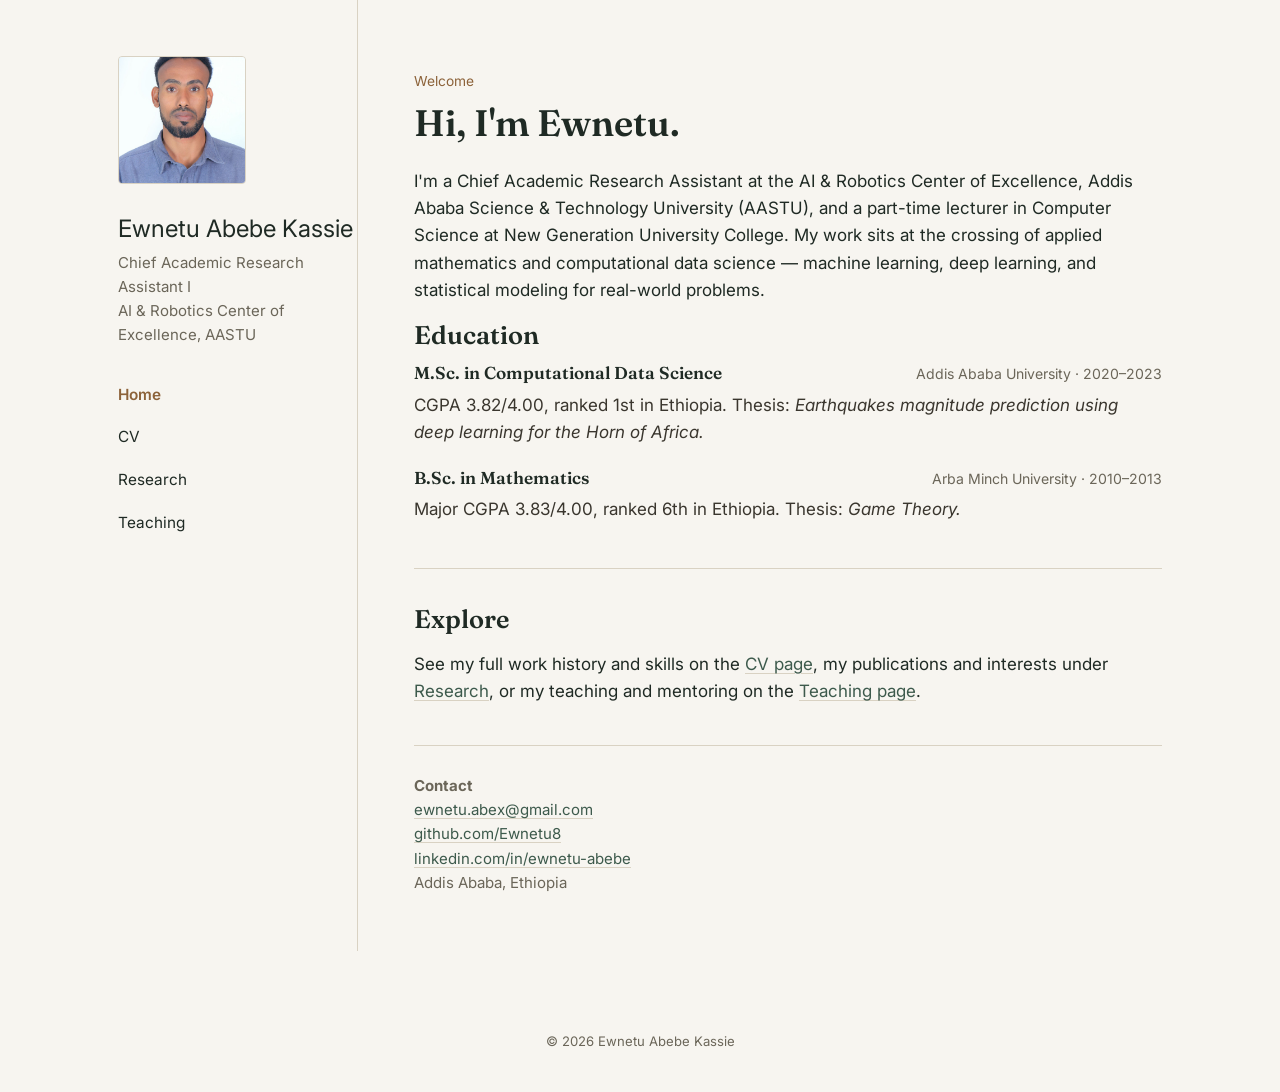
<file: index.html>
<!DOCTYPE html>
<html lang="en">
<head>
<meta charset="UTF-8">
<meta name="viewport" content="width=device-width, initial-scale=1.0">
<title>Ewnetu Abebe Kassie</title>
<meta name="description" content="Personal academic website of Ewnetu Abebe Kassie — Data Science, AASTU / Kotebe University of Education.">
<link rel="stylesheet" href="styles.css">
</head>
<body>
<div class="layout">

  <aside class="sidebar">
    <img src="assets/ewnetu_p.jpg" alt="Portrait of Ewnetu Abebe Kassie">
    <div class="name">Ewnetu Abebe Kassie</div>
    <div class="role">Chief Academic Research Assistant I<br>AI &amp; Robotics Center of Excellence, AASTU</div>
    <nav>
      <a href="index.html" class="active">Home</a>
      <a href="cv.html">CV</a>
      <a href="research.html">Research</a>
      <a href="teaching.html">Teaching</a>
    </nav>
  </aside>

  <main>
    <p class="eyebrow">Welcome</p>
    <h1 class="page-title">Hi, I'm Ewnetu.</h1>

    <p>
      I'm a Chief Academic Research Assistant at the AI &amp; Robotics Center of
      Excellence, Addis Ababa Science &amp; Technology University (AASTU), and a
      part-time lecturer in Computer Science at New Generation University
      College. My work sits at the crossing of applied mathematics and
      computational data science — machine learning, deep learning, and
      statistical modeling for real-world problems.
    </p>

    <section>
      <h2>Education</h2>
      <div class="entry">
        <div class="entry-head">
          <h3>M.Sc. in Computational Data Science</h3>
          <span class="entry-meta">Addis Ababa University · 2020–2023</span>
        </div>
        <p>CGPA 3.82/4.00, ranked 1st in Ethiopia. Thesis: <em>Earthquakes magnitude prediction using deep learning for the Horn of Africa.</em></p>
      </div>
      <div class="entry">
        <div class="entry-head">
          <h3>B.Sc. in Mathematics</h3>
          <span class="entry-meta">Arba Minch University · 2010–2013</span>
        </div>
        <p>Major CGPA 3.83/4.00, ranked 6th in Ethiopia. Thesis: <em>Game Theory.</em></p>
      </div>
    </section>

    <section>
      <h2>Explore</h2>
      <p>
        See my full work history and skills on the <a href="cv.html">CV page</a>,
        my publications and interests under <a href="research.html">Research</a>,
        or my teaching and mentoring on the <a href="teaching.html">Teaching page</a>.
      </p>
    </section>

    <div class="contact-block">
      <strong>Contact</strong><br>
      <a href="mailto:ewnetu.abex@gmail.com">ewnetu.abex@gmail.com</a><br>
      <a href="https://github.com/Ewnetu8">github.com/Ewnetu8</a><br>
      <a href="https://www.linkedin.com/in/ewnetu-abebe-61b008106">linkedin.com/in/ewnetu-abebe</a><br>
      Addis Ababa, Ethiopia
    </div>
  </main>

  <footer class="site-footer">© <span id="year"></span> Ewnetu Abebe Kassie</footer>
</div>
<script>document.getElementById('year').textContent = new Date().getFullYear();</script>
</body>
</html>
</file>
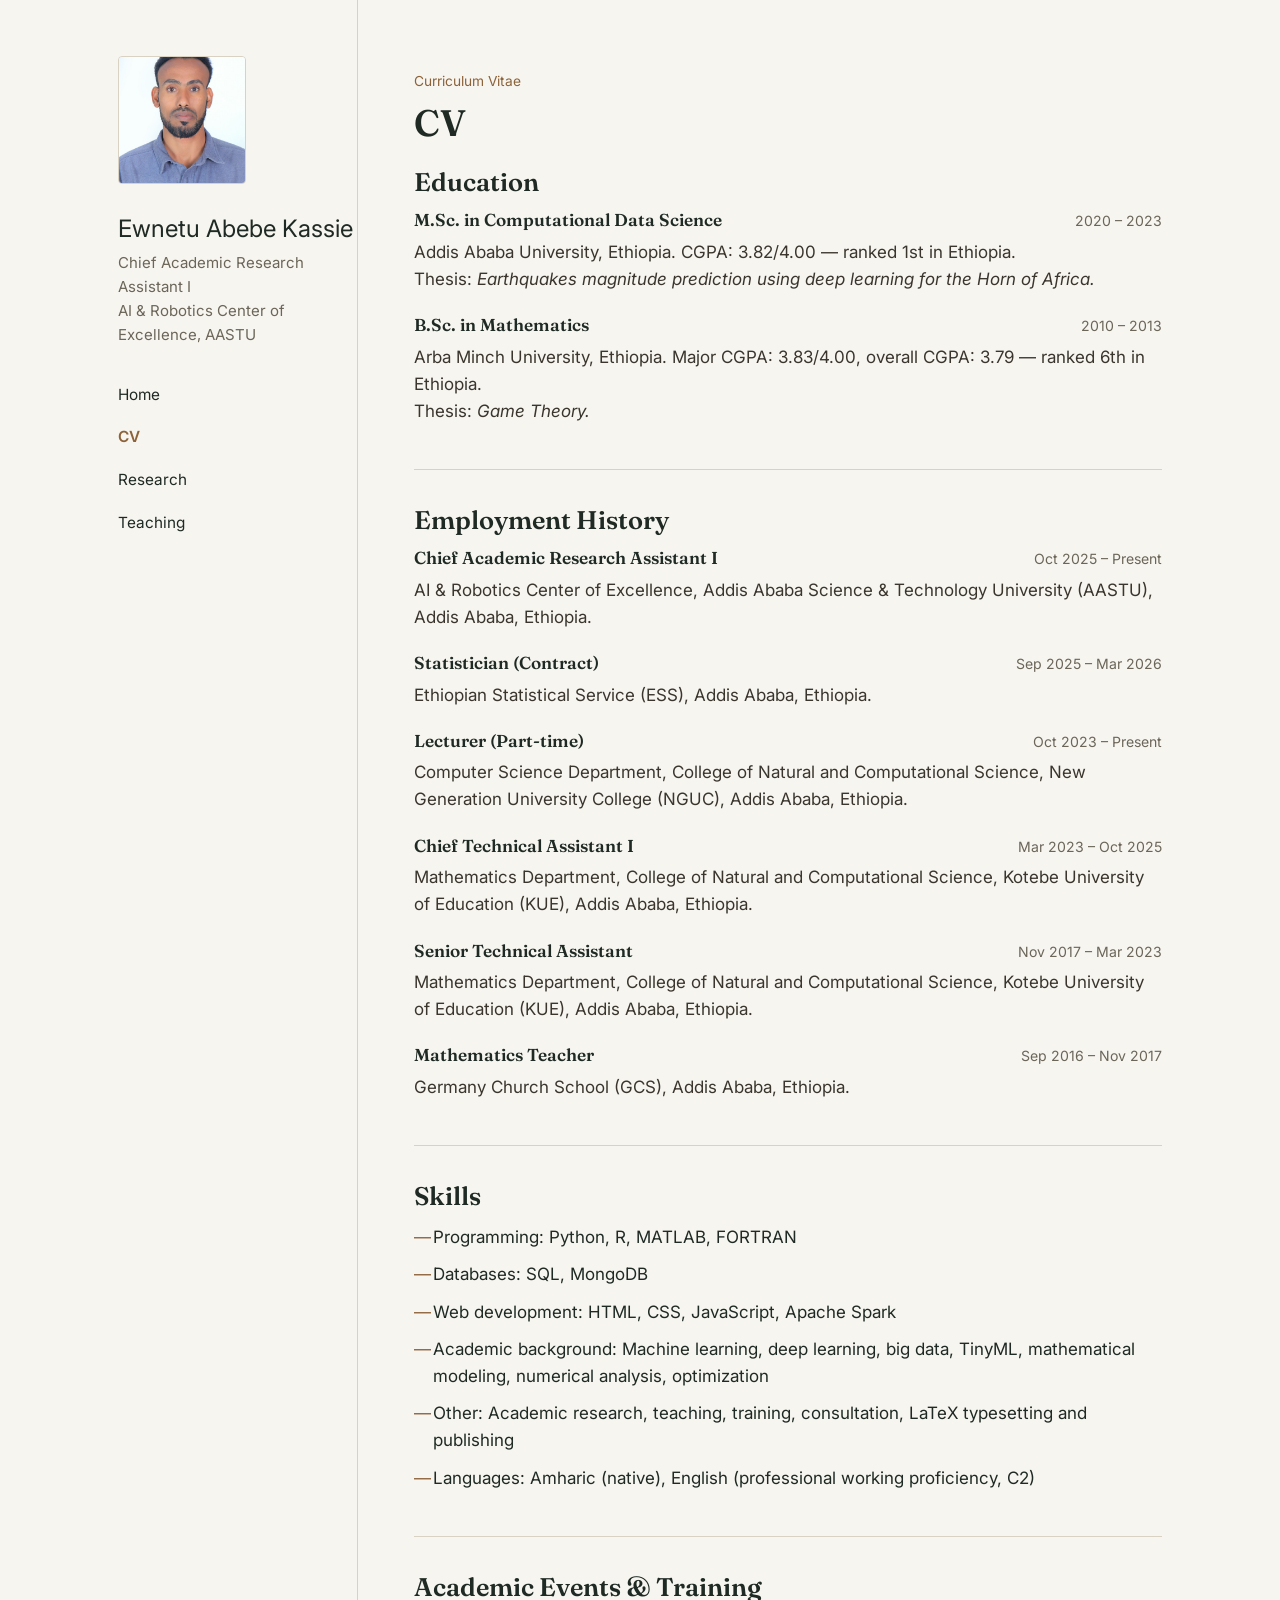
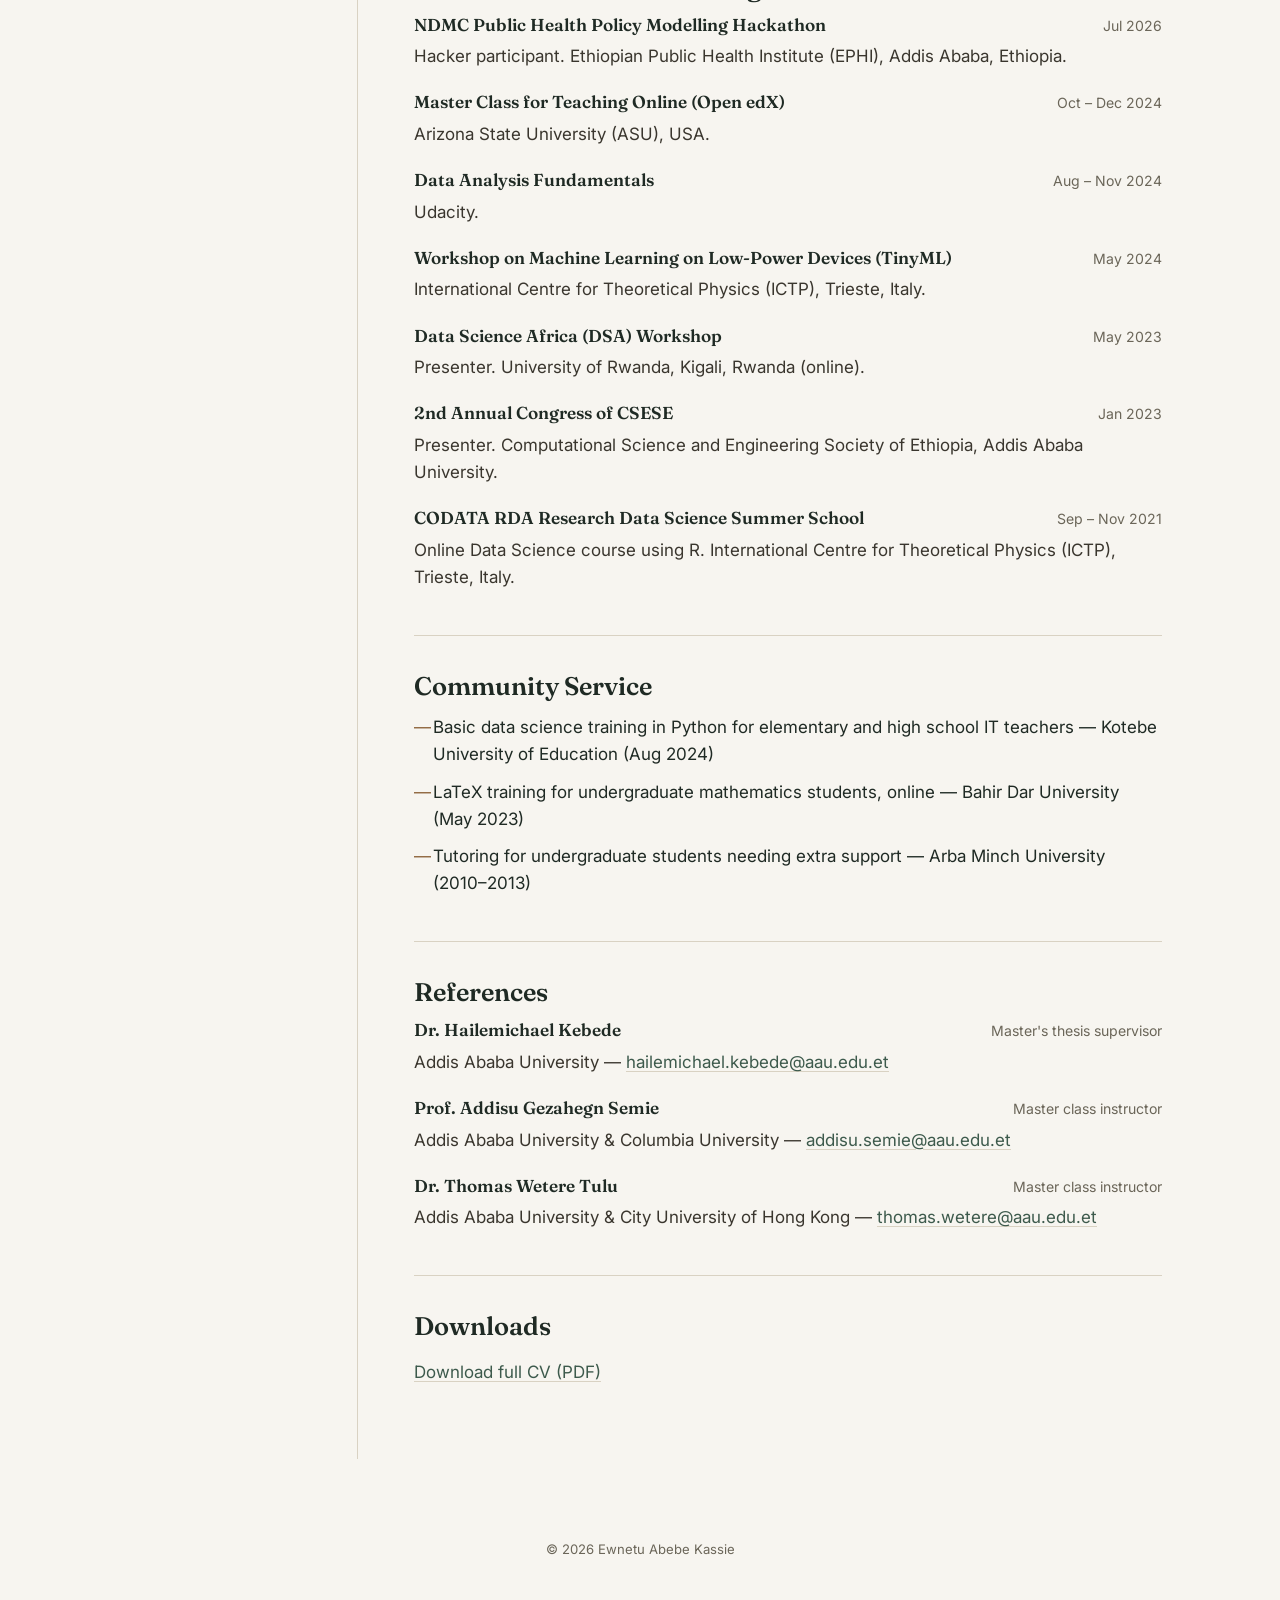
<file: cv.html>
<!DOCTYPE html>
<html lang="en">
<head>
<meta charset="UTF-8">
<meta name="viewport" content="width=device-width, initial-scale=1.0">
<title>CV — Ewnetu Abebe Kassie</title>
<link rel="stylesheet" href="styles.css">
</head>
<body>
<div class="layout">

  <aside class="sidebar">
    <img src="assets/ewnetu_p.jpg" alt="Portrait of Ewnetu Abebe Kassie">
    <div class="name">Ewnetu Abebe Kassie</div>
    <div class="role">Chief Academic Research Assistant I<br>AI &amp; Robotics Center of Excellence, AASTU</div>
    <nav>
      <a href="index.html">Home</a>
      <a href="cv.html" class="active">CV</a>
      <a href="research.html">Research</a>
      <a href="teaching.html">Teaching</a>
    </nav>
  </aside>

  <main>
    <p class="eyebrow">Curriculum Vitae</p>
    <h1 class="page-title">CV</h1>

    <section>
      <h2>Education</h2>
      <div class="entry">
        <div class="entry-head">
          <h3>M.Sc. in Computational Data Science</h3>
          <span class="entry-meta">2020 – 2023</span>
        </div>
        <p>Addis Ababa University, Ethiopia. CGPA: 3.82/4.00 — ranked 1st in Ethiopia.<br>
        Thesis: <em>Earthquakes magnitude prediction using deep learning for the Horn of Africa.</em></p>
      </div>
      <div class="entry">
        <div class="entry-head">
          <h3>B.Sc. in Mathematics</h3>
          <span class="entry-meta">2010 – 2013</span>
        </div>
        <p>Arba Minch University, Ethiopia. Major CGPA: 3.83/4.00, overall CGPA: 3.79 — ranked 6th in Ethiopia.<br>
        Thesis: <em>Game Theory.</em></p>
      </div>
    </section>

    <section>
      <h2>Employment History</h2>
      <div class="entry">
        <div class="entry-head">
          <h3>Chief Academic Research Assistant I</h3>
          <span class="entry-meta">Oct 2025 – Present</span>
        </div>
        <p>AI &amp; Robotics Center of Excellence, Addis Ababa Science &amp; Technology University (AASTU), Addis Ababa, Ethiopia.</p>
      </div>
      <div class="entry">
        <div class="entry-head">
          <h3>Statistician (Contract)</h3>
          <span class="entry-meta">Sep 2025 – Mar 2026</span>
        </div>
        <p>Ethiopian Statistical Service (ESS), Addis Ababa, Ethiopia.</p>
      </div>
      <div class="entry">
        <div class="entry-head">
          <h3>Lecturer (Part-time)</h3>
          <span class="entry-meta">Oct 2023 – Present</span>
        </div>
        <p>Computer Science Department, College of Natural and Computational Science, New Generation University College (NGUC), Addis Ababa, Ethiopia.</p>
      </div>
      <div class="entry">
        <div class="entry-head">
          <h3>Chief Technical Assistant I</h3>
          <span class="entry-meta">Mar 2023 – Oct 2025</span>
        </div>
        <p>Mathematics Department, College of Natural and Computational Science, Kotebe University of Education (KUE), Addis Ababa, Ethiopia.</p>
      </div>
      <div class="entry">
        <div class="entry-head">
          <h3>Senior Technical Assistant</h3>
          <span class="entry-meta">Nov 2017 – Mar 2023</span>
        </div>
        <p>Mathematics Department, College of Natural and Computational Science, Kotebe University of Education (KUE), Addis Ababa, Ethiopia.</p>
      </div>
      <div class="entry">
        <div class="entry-head">
          <h3>Mathematics Teacher</h3>
          <span class="entry-meta">Sep 2016 – Nov 2017</span>
        </div>
        <p>Germany Church School (GCS), Addis Ababa, Ethiopia.</p>
      </div>
    </section>

    <section>
      <h2>Skills</h2>
      <ul class="plain">
        <li>Programming: Python, R, MATLAB, FORTRAN</li>
        <li>Databases: SQL, MongoDB</li>
        <li>Web development: HTML, CSS, JavaScript, Apache Spark</li>
        <li>Academic background: Machine learning, deep learning, big data, TinyML, mathematical modeling, numerical analysis, optimization</li>
        <li>Other: Academic research, teaching, training, consultation, LaTeX typesetting and publishing</li>
        <li>Languages: Amharic (native), English (professional working proficiency, C2)</li>
      </ul>
    </section>

    <section>
      <h2>Academic Events &amp; Training</h2>
      <div class="entry">
        <div class="entry-head">
          <h3>NDMC Public Health Policy Modelling Hackathon</h3>
          <span class="entry-meta">Jul 2026</span>
        </div>
        <p>Hacker participant. Ethiopian Public Health Institute (EPHI), Addis Ababa, Ethiopia.</p>
      </div>
      <div class="entry">
        <div class="entry-head">
          <h3>Master Class for Teaching Online (Open edX)</h3>
          <span class="entry-meta">Oct – Dec 2024</span>
        </div>
        <p>Arizona State University (ASU), USA.</p>
      </div>
      <div class="entry">
        <div class="entry-head">
          <h3>Data Analysis Fundamentals</h3>
          <span class="entry-meta">Aug – Nov 2024</span>
        </div>
        <p>Udacity.</p>
      </div>
      <div class="entry">
        <div class="entry-head">
          <h3>Workshop on Machine Learning on Low-Power Devices (TinyML)</h3>
          <span class="entry-meta">May 2024</span>
        </div>
        <p>International Centre for Theoretical Physics (ICTP), Trieste, Italy.</p>
      </div>
      <div class="entry">
        <div class="entry-head">
          <h3>Data Science Africa (DSA) Workshop</h3>
          <span class="entry-meta">May 2023</span>
        </div>
        <p>Presenter. University of Rwanda, Kigali, Rwanda (online).</p>
      </div>
      <div class="entry">
        <div class="entry-head">
          <h3>2nd Annual Congress of CSESE</h3>
          <span class="entry-meta">Jan 2023</span>
        </div>
        <p>Presenter. Computational Science and Engineering Society of Ethiopia, Addis Ababa University.</p>
      </div>
      <div class="entry">
        <div class="entry-head">
          <h3>CODATA RDA Research Data Science Summer School</h3>
          <span class="entry-meta">Sep – Nov 2021</span>
        </div>
        <p>Online Data Science course using R. International Centre for Theoretical Physics (ICTP), Trieste, Italy.</p>
      </div>
    </section>

    <section>
      <h2>Community Service</h2>
      <ul class="plain">
        <li>Basic data science training in Python for elementary and high school IT teachers — Kotebe University of Education (Aug 2024)</li>
        <li>LaTeX training for undergraduate mathematics students, online — Bahir Dar University (May 2023)</li>
        <li>Tutoring for undergraduate students needing extra support — Arba Minch University (2010–2013)</li>
      </ul>
    </section>

    <section>
      <h2>References</h2>
      <div class="entry">
        <div class="entry-head">
          <h3>Dr. Hailemichael Kebede</h3>
          <span class="entry-meta">Master's thesis supervisor</span>
        </div>
        <p>Addis Ababa University — <a href="mailto:hailemichael.kebede@aau.edu.et">hailemichael.kebede@aau.edu.et</a></p>
      </div>
      <div class="entry">
        <div class="entry-head">
          <h3>Prof. Addisu Gezahegn Semie</h3>
          <span class="entry-meta">Master class instructor</span>
        </div>
        <p>Addis Ababa University &amp; Columbia University — <a href="mailto:addisu.semie@aau.edu.et">addisu.semie@aau.edu.et</a></p>
      </div>
      <div class="entry">
        <div class="entry-head">
          <h3>Dr. Thomas Wetere Tulu</h3>
          <span class="entry-meta">Master class instructor</span>
        </div>
        <p>Addis Ababa University &amp; City University of Hong Kong — <a href="mailto:thomas.wetere@aau.edu.et">thomas.wetere@aau.edu.et</a></p>
      </div>
    </section>

    <section>
      <h2>Downloads</h2>
      <p><a href="assets/Ewnetu_Abebe_CV.pdf">Download full CV (PDF)</a></p>
    </section>
  </main>

  <footer class="site-footer">© <span id="year"></span> Ewnetu Abebe Kassie</footer>
</div>
<script>document.getElementById('year').textContent = new Date().getFullYear();</script>
</body>
</html>
</file>
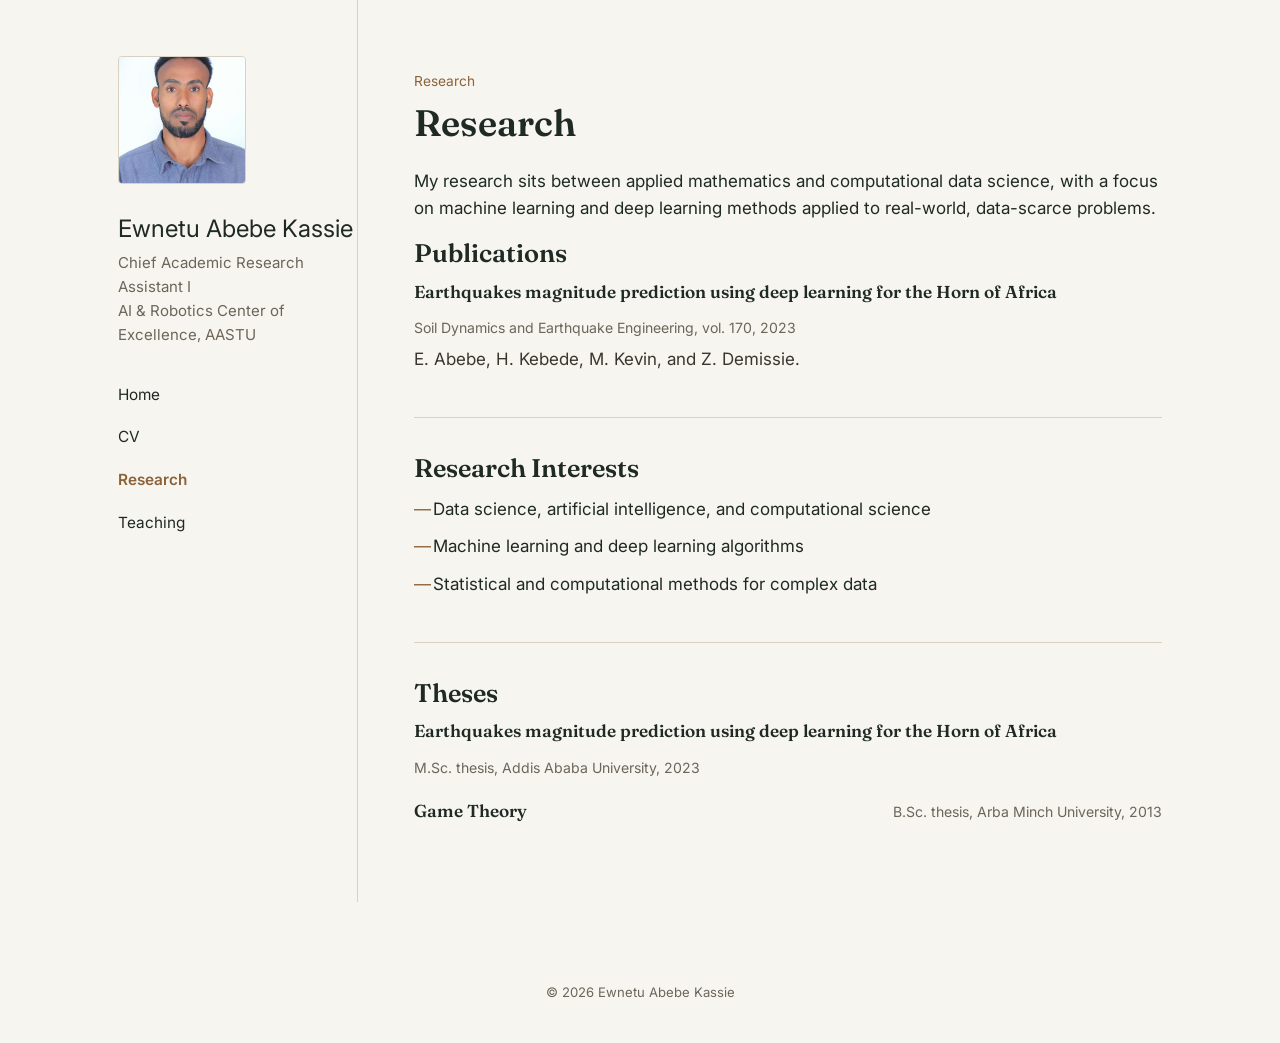
<file: research.html>
<!DOCTYPE html>
<html lang="en">
<head>
<meta charset="UTF-8">
<meta name="viewport" content="width=device-width, initial-scale=1.0">
<title>Research — Ewnetu Abebe Kassie</title>
<link rel="stylesheet" href="styles.css">
</head>
<body>
<div class="layout">

  <aside class="sidebar">
    <img src="assets/ewnetu_p.jpg" alt="Portrait of Ewnetu Abebe Kassie">
    <div class="name">Ewnetu Abebe Kassie</div>
    <div class="role">Chief Academic Research Assistant I<br>AI &amp; Robotics Center of Excellence, AASTU</div>
    <nav>
      <a href="index.html">Home</a>
      <a href="cv.html">CV</a>
      <a href="research.html" class="active">Research</a>
      <a href="teaching.html">Teaching</a>
    </nav>
  </aside>

  <main>
    <p class="eyebrow">Research</p>
    <h1 class="page-title">Research</h1>

    <p>
      My research sits between applied mathematics and computational data
      science, with a focus on machine learning and deep learning methods
      applied to real-world, data-scarce problems.
    </p>

    <section>
      <h2>Publications</h2>
      <div class="entry">
        <div class="entry-head">
          <h3>Earthquakes magnitude prediction using deep learning for the Horn of Africa</h3>
          <span class="entry-meta">Soil Dynamics and Earthquake Engineering, vol. 170, 2023</span>
        </div>
        <p>E. Abebe, H. Kebede, M. Kevin, and Z. Demissie.</p>
      </div>
    </section>

    <section>
      <h2>Research Interests</h2>
      <ul class="plain">
        <li>Data science, artificial intelligence, and computational science</li>
        <li>Machine learning and deep learning algorithms</li>
        <li>Statistical and computational methods for complex data</li>
      </ul>
    </section>

    <section>
      <h2>Theses</h2>
      <div class="entry">
        <div class="entry-head">
          <h3>Earthquakes magnitude prediction using deep learning for the Horn of Africa</h3>
          <span class="entry-meta">M.Sc. thesis, Addis Ababa University, 2023</span>
        </div>
      </div>
      <div class="entry">
        <div class="entry-head">
          <h3>Game Theory</h3>
          <span class="entry-meta">B.Sc. thesis, Arba Minch University, 2013</span>
        </div>
      </div>
    </section>
  </main>

  <footer class="site-footer">© <span id="year"></span> Ewnetu Abebe Kassie</footer>
</div>
<script>document.getElementById('year').textContent = new Date().getFullYear();</script>
</body>
</html>
</file>
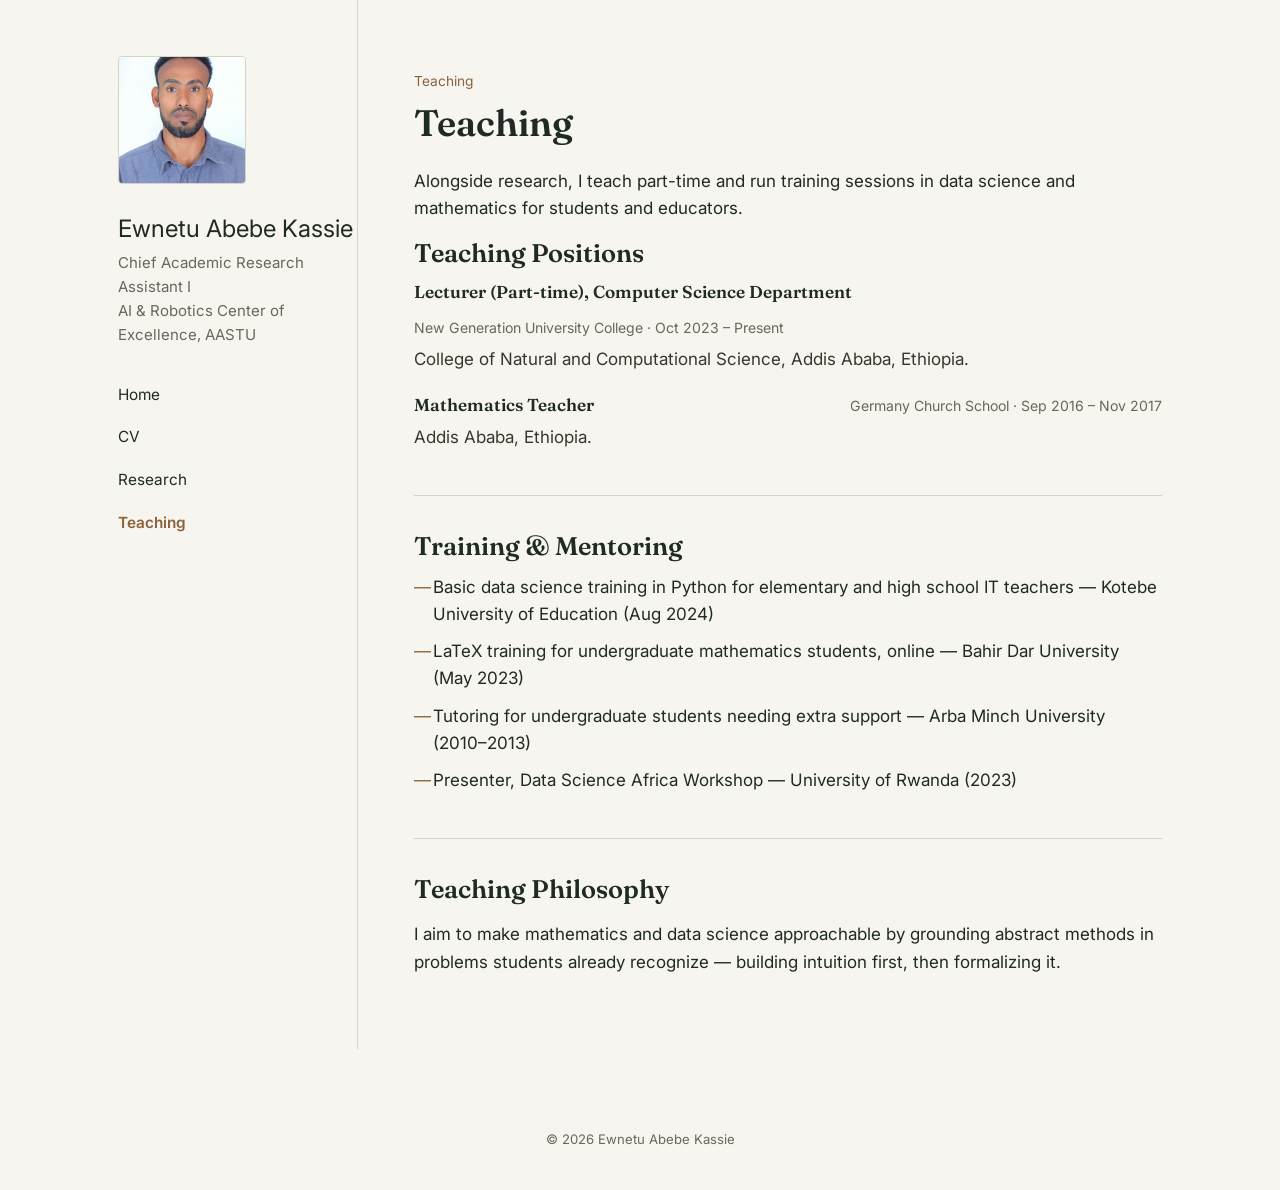
<file: teaching.html>
<!DOCTYPE html>
<html lang="en">
<head>
<meta charset="UTF-8">
<meta name="viewport" content="width=device-width, initial-scale=1.0">
<title>Teaching — Ewnetu Abebe Kassie</title>
<link rel="stylesheet" href="styles.css">
</head>
<body>
<div class="layout">

  <aside class="sidebar">
    <img src="assets/ewnetu_p.jpg" alt="Portrait of Ewnetu Abebe Kassie">
    <div class="name">Ewnetu Abebe Kassie</div>
    <div class="role">Chief Academic Research Assistant I<br>AI &amp; Robotics Center of Excellence, AASTU</div>
    <nav>
      <a href="index.html">Home</a>
      <a href="cv.html">CV</a>
      <a href="research.html">Research</a>
      <a href="teaching.html" class="active">Teaching</a>
    </nav>
  </aside>

  <main>
    <p class="eyebrow">Teaching</p>
    <h1 class="page-title">Teaching</h1>

    <p>
      Alongside research, I teach part-time and run training sessions in
      data science and mathematics for students and educators.
    </p>

    <section>
      <h2>Teaching Positions</h2>
      <div class="entry">
        <div class="entry-head">
          <h3>Lecturer (Part-time), Computer Science Department</h3>
          <span class="entry-meta">New Generation University College · Oct 2023 – Present</span>
        </div>
        <p>College of Natural and Computational Science, Addis Ababa, Ethiopia.</p>
      </div>
      <div class="entry">
        <div class="entry-head">
          <h3>Mathematics Teacher</h3>
          <span class="entry-meta">Germany Church School · Sep 2016 – Nov 2017</span>
        </div>
        <p>Addis Ababa, Ethiopia.</p>
      </div>
    </section>

    <section>
      <h2>Training &amp; Mentoring</h2>
      <ul class="plain">
        <li>Basic data science training in Python for elementary and high school IT teachers — Kotebe University of Education (Aug 2024)</li>
        <li>LaTeX training for undergraduate mathematics students, online — Bahir Dar University (May 2023)</li>
        <li>Tutoring for undergraduate students needing extra support — Arba Minch University (2010–2013)</li>
        <li>Presenter, Data Science Africa Workshop — University of Rwanda (2023)</li>
      </ul>
    </section>

    <section>
      <h2>Teaching Philosophy</h2>
      <p>
        I aim to make mathematics and data science approachable by grounding
        abstract methods in problems students already recognize — building
        intuition first, then formalizing it.
      </p>
    </section>
  </main>

  <footer class="site-footer">© <span id="year"></span> Ewnetu Abebe Kassie</footer>
</div>
<script>document.getElementById('year').textContent = new Date().getFullYear();</script>
</body>
</html>
</file>
<file: styles.css>
/* ============================================================
   Ewnetu Abebe — personal academic site
   Palette:  ink #1F2A24, paper #F7F5F0, brass #8C6239,
             sage #3D5A4C, parchment line #D9D2C3
   Type:     Fraunces (display serif) + Inter (body/labels)
   ============================================================ */

@import url('https://fonts.googleapis.com/css2?family=Fraunces:opsz,wght@9..144,400;9..144,500;9..144,600&family=Inter:wght@400;500;600&display=swap');

:root {
  --ink: #1F2A24;
  --paper: #F7F5F0;
  --brass: #8C6239;
  --sage: #3D5A4C;
  --line: #D9D2C3;
  --muted: #6B6659;
  --max-w: 920px;
}

* { box-sizing: border-box; }

html { scroll-behavior: smooth; }

body {
  margin: 0;
  background: var(--paper);
  color: var(--ink);
  font-family: 'Inter', sans-serif;
  font-size: 17px;
  line-height: 1.6;
  -webkit-font-smoothing: antialiased;
}

a {
  color: var(--sage);
  text-decoration: underline;
  text-decoration-color: var(--line);
  text-underline-offset: 3px;
}
a:hover { text-decoration-color: var(--sage); }
a:focus-visible, button:focus-visible {
  outline: 2px solid var(--brass);
  outline-offset: 2px;
}

h1, h2, h3 {
  font-family: 'Fraunces', serif;
  font-weight: 600;
  line-height: 1.15;
  margin: 0 0 0.5em;
}

.layout {
  max-width: 1100px;
  margin: 0 auto;
  padding: 0 28px;
  display: grid;
  grid-template-columns: 240px 1fr;
  gap: 56px;
  min-height: 100vh;
}

/* ---- Sidebar ---- */
.sidebar {
  padding: 56px 0;
  border-right: 1px solid var(--line);
}

.sidebar img {
  width: 128px;
  height: 128px;
  object-fit: cover;
  border-radius: 4px;
  border: 1px solid var(--line);
  margin-bottom: 18px;
}

.sidebar .name {
  font-size: 1.5rem;
  margin-bottom: 2px;
}

.sidebar .role {
  color: var(--muted);
  font-size: 0.94rem;
  margin-bottom: 28px;
}

.sidebar nav {
  display: flex;
  flex-direction: column;
  gap: 2px;
  position: sticky;
  top: 56px;
}

.sidebar nav a {
  text-decoration: none;
  color: var(--ink);
  padding: 8px 10px;
  margin: 0 -10px;
  border-radius: 3px;
  font-size: 0.96rem;
}

.sidebar nav a:hover { background: rgba(140, 98, 55, 0.08); }

.sidebar nav a.active {
  color: var(--brass);
  font-weight: 600;
}

/* ---- Main content ---- */
main {
  padding: 56px 0;
  max-width: var(--max-w);
}

.eyebrow {
  color: var(--brass);
  font-size: 0.86rem;
  margin-bottom: 10px;
}

h1.page-title {
  font-size: 2.3rem;
  margin-bottom: 24px;
}

section + section {
  margin-top: 44px;
  padding-top: 36px;
  border-top: 1px solid var(--line);
}

.entry {
  margin-bottom: 22px;
}

.entry-head {
  display: flex;
  justify-content: space-between;
  gap: 16px;
  flex-wrap: wrap;
  align-items: baseline;
}

.entry-head h3 {
  font-size: 1.08rem;
  margin: 0;
}

.entry-meta {
  color: var(--muted);
  font-size: 0.88rem;
  white-space: nowrap;
}

.entry p {
  margin: 6px 0 0;
  color: #3a362e;
}

ul.plain {
  padding-left: 0;
  list-style: none;
  margin: 0;
}
ul.plain li {
  padding-left: 1.1em;
  position: relative;
  margin-bottom: 10px;
}
ul.plain li::before {
  content: "—";
  position: absolute;
  left: 0;
  color: var(--brass);
}

.contact-block {
  margin-top: 40px;
  padding-top: 28px;
  border-top: 1px solid var(--line);
  color: var(--muted);
  font-size: 0.94rem;
}
.contact-block a { color: var(--sage); }

footer.site-footer {
  grid-column: 1 / -1;
  text-align: center;
  color: var(--muted);
  font-size: 0.82rem;
  padding: 24px 0 40px;
}

/* ---- Mobile ---- */
@media (max-width: 760px) {
  .layout {
    grid-template-columns: 1fr;
    gap: 0;
  }
  .sidebar {
    border-right: none;
    border-bottom: 1px solid var(--line);
    padding: 32px 0 20px;
  }
  .sidebar nav {
    flex-direction: row;
    flex-wrap: wrap;
    position: static;
  }
  main { padding: 32px 0; }
  h1.page-title { font-size: 1.9rem; }
}

@media (prefers-reduced-motion: reduce) {
  html { scroll-behavior: auto; }
}
</file>
